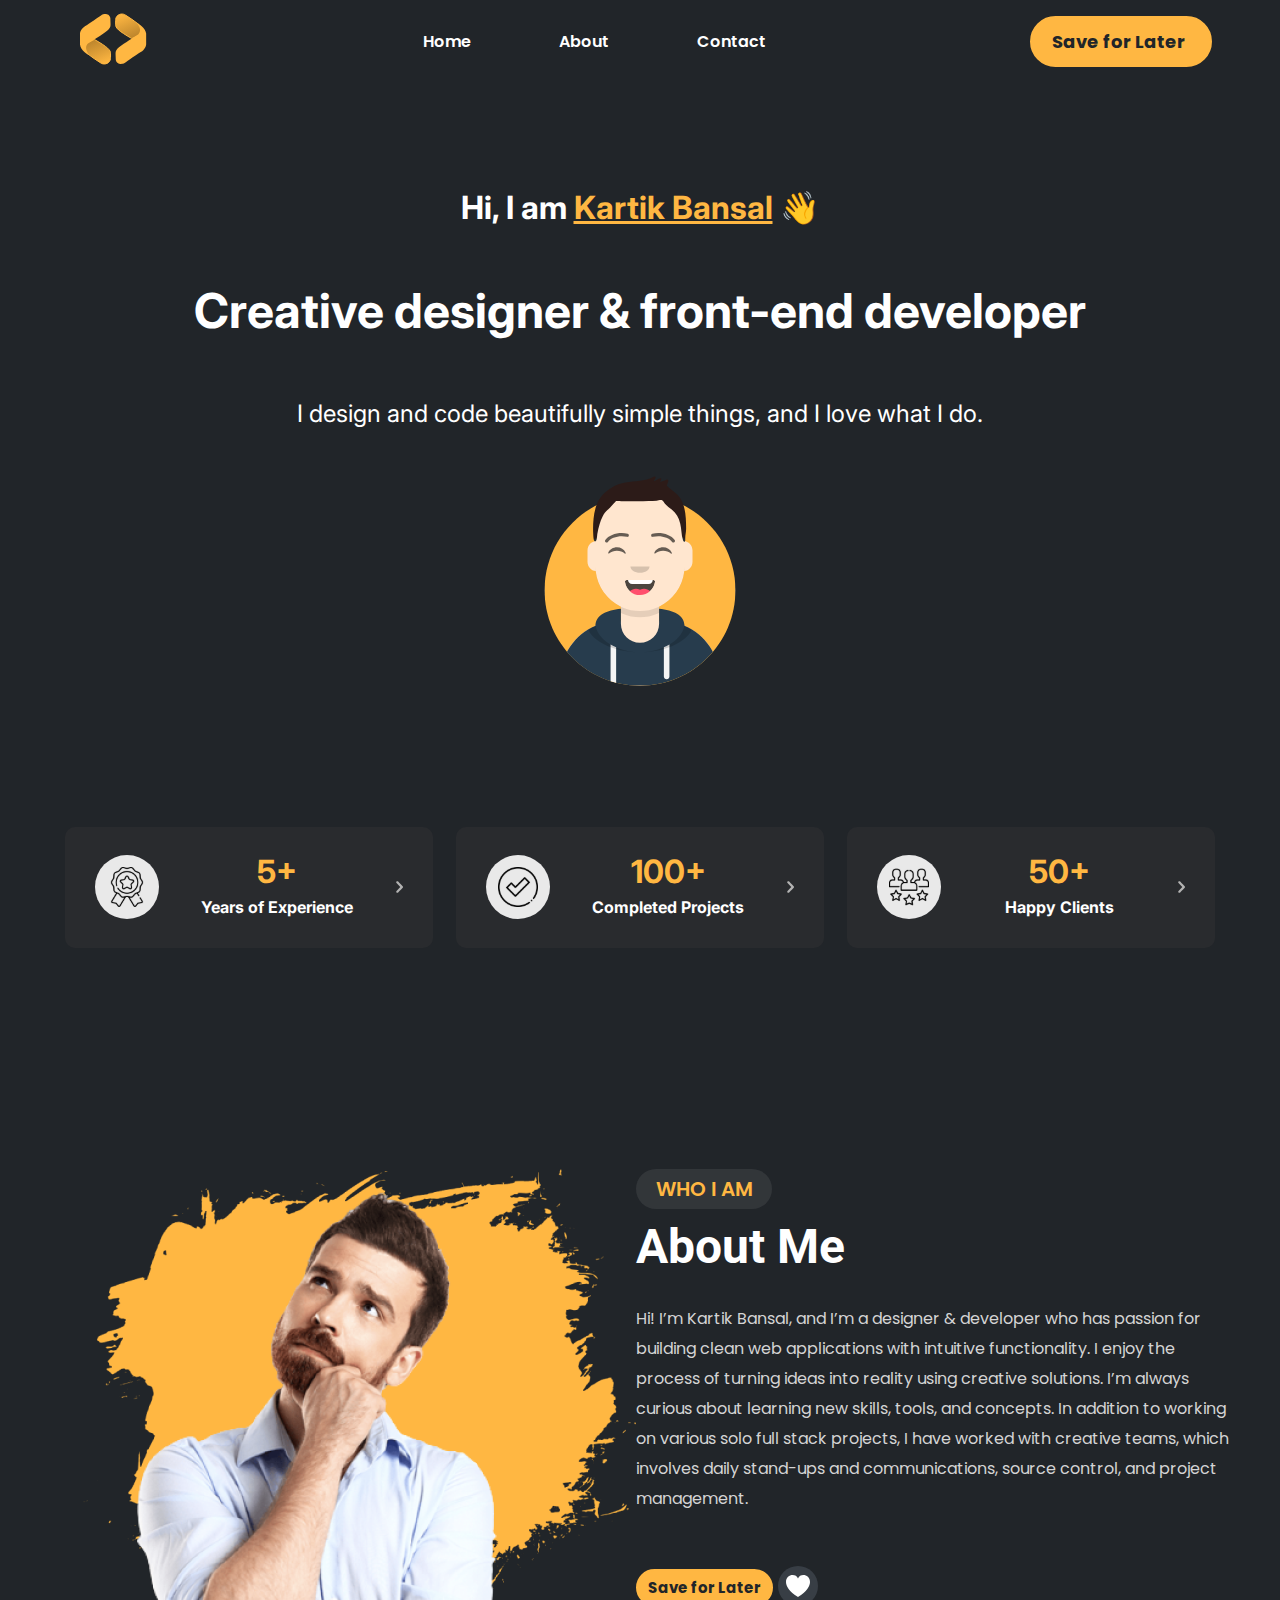
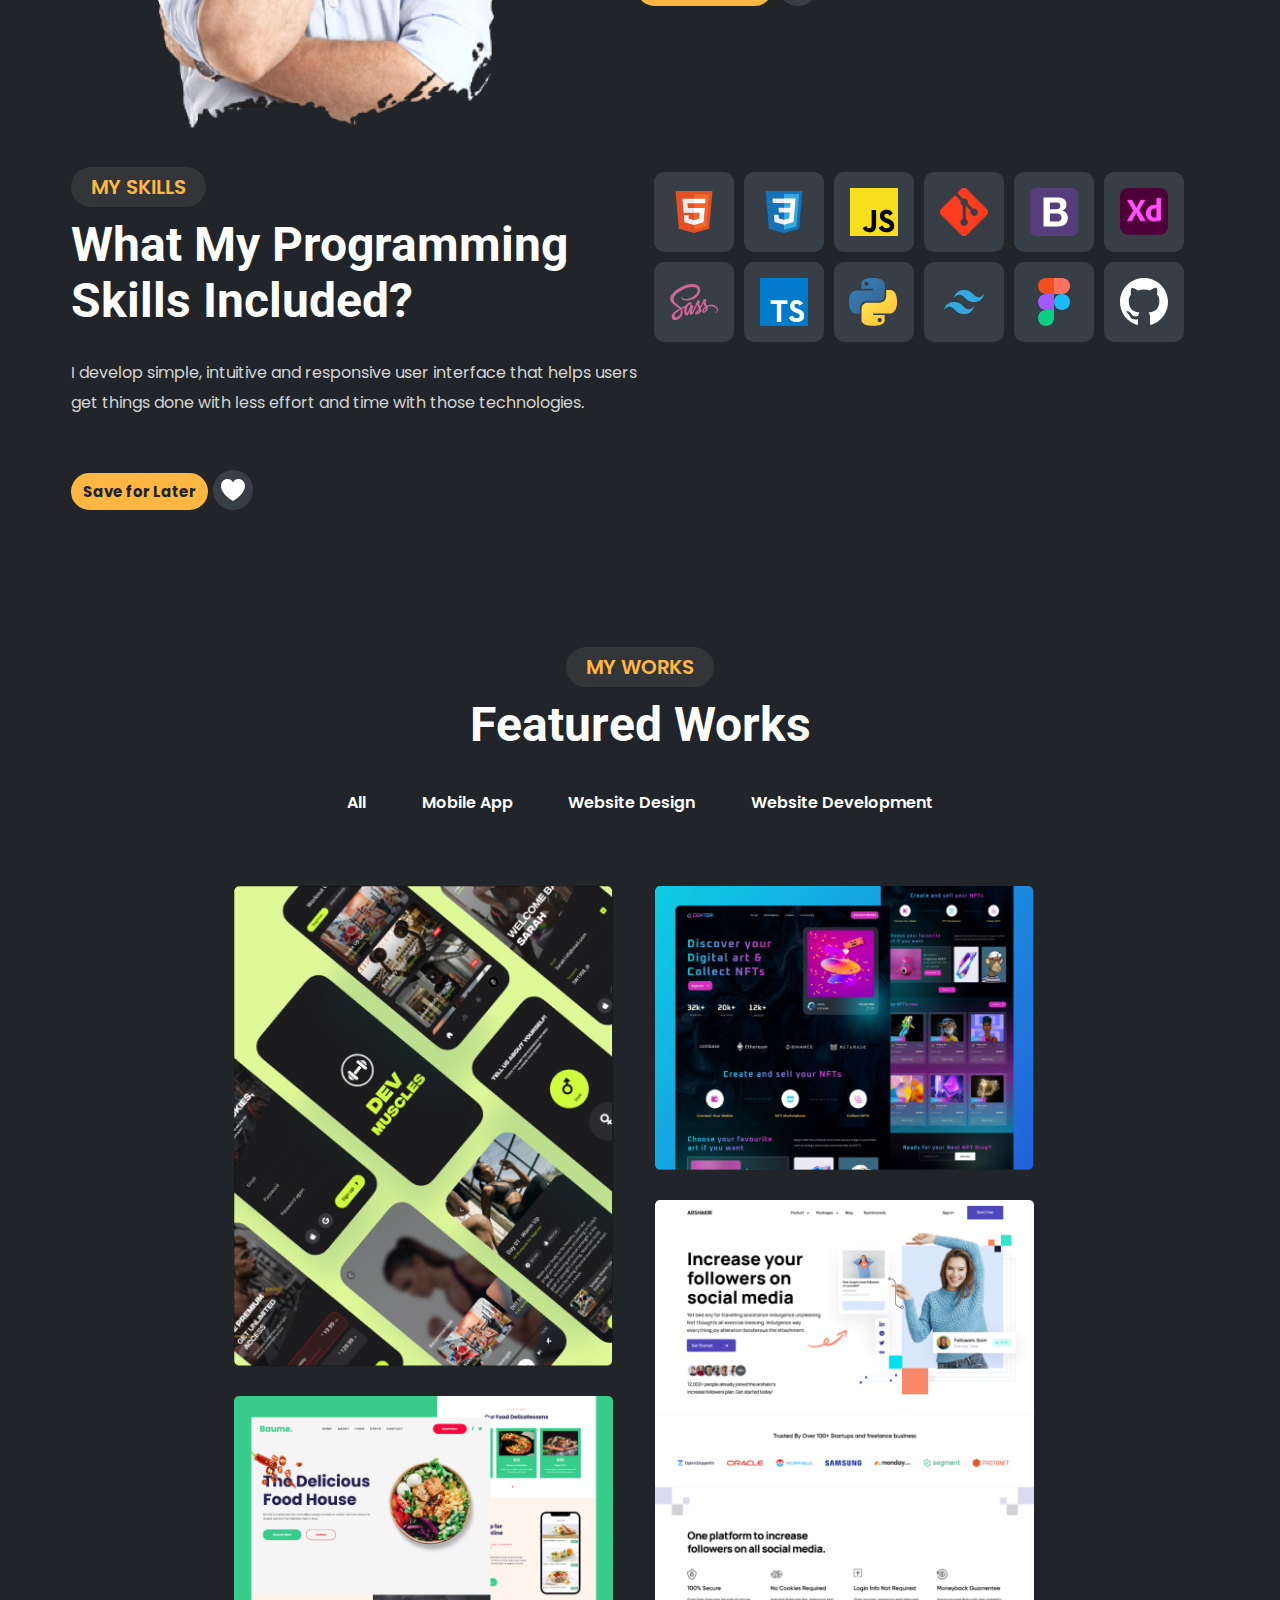
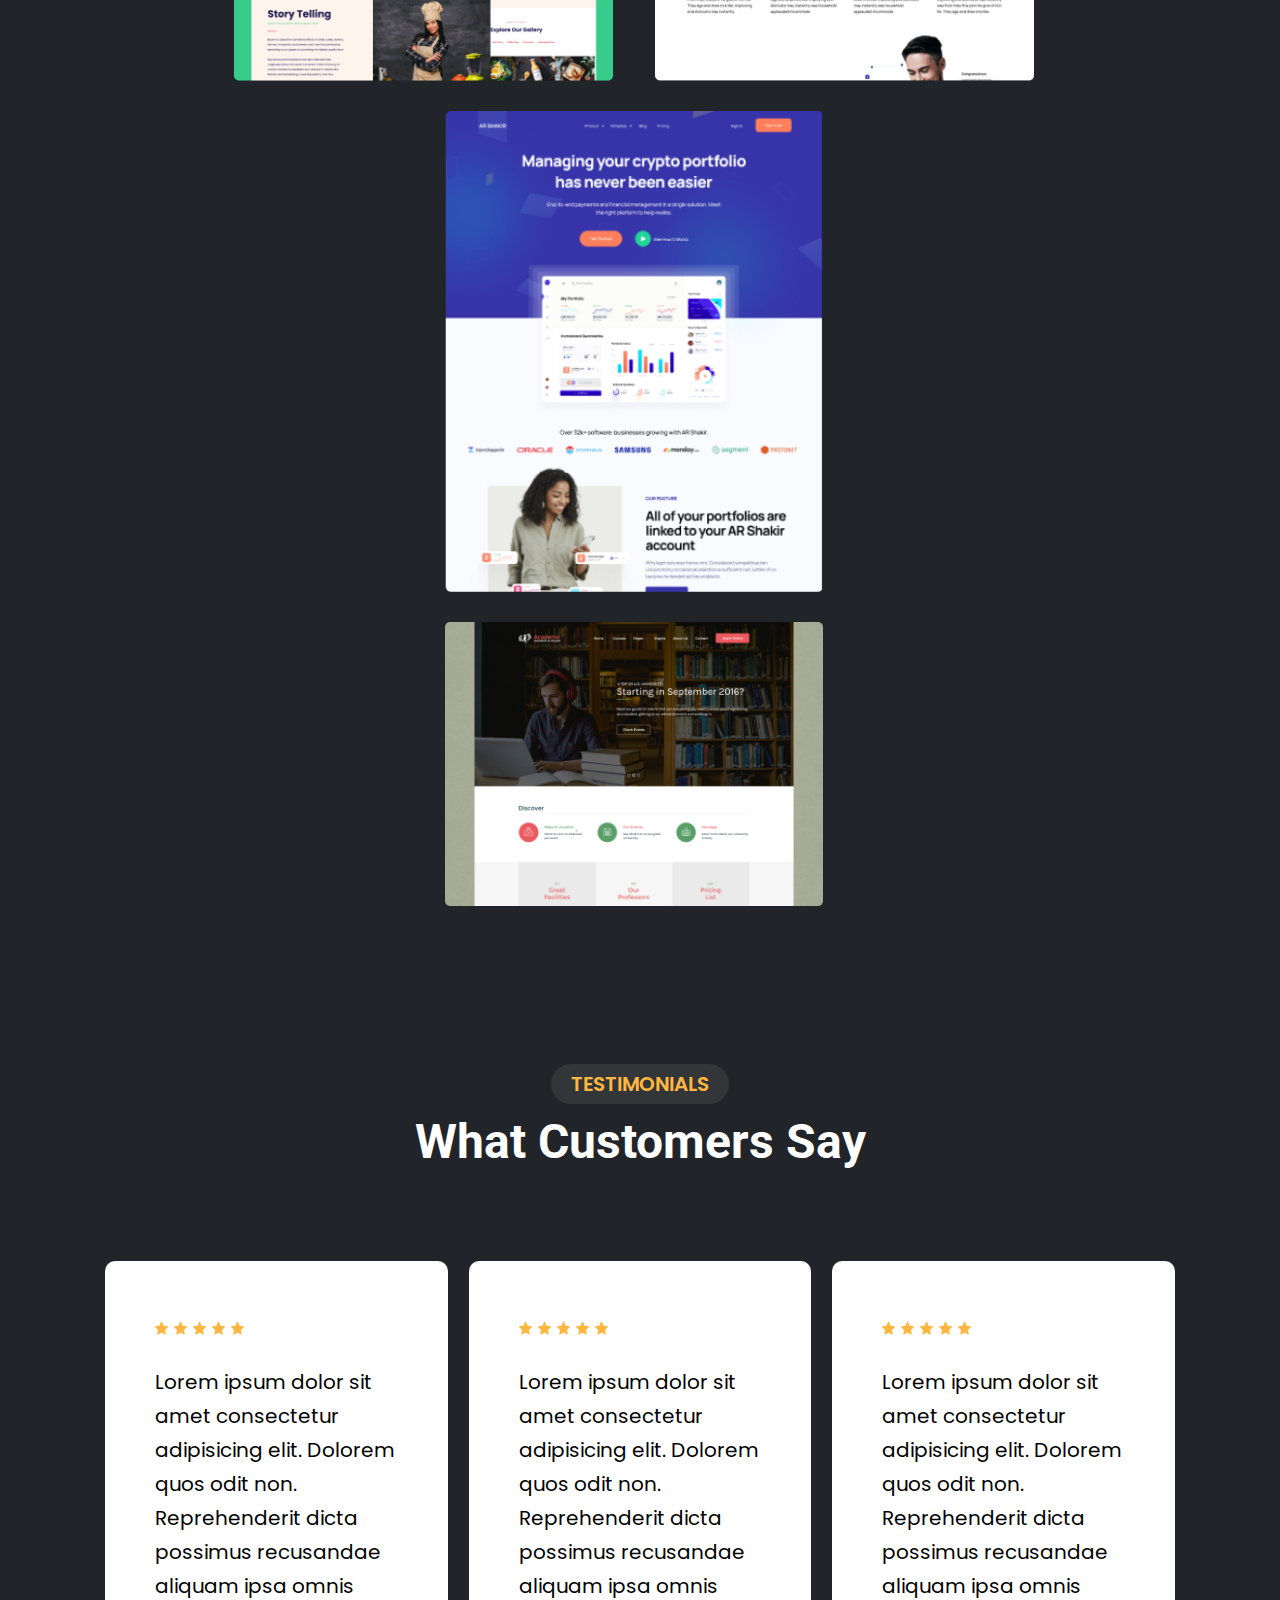
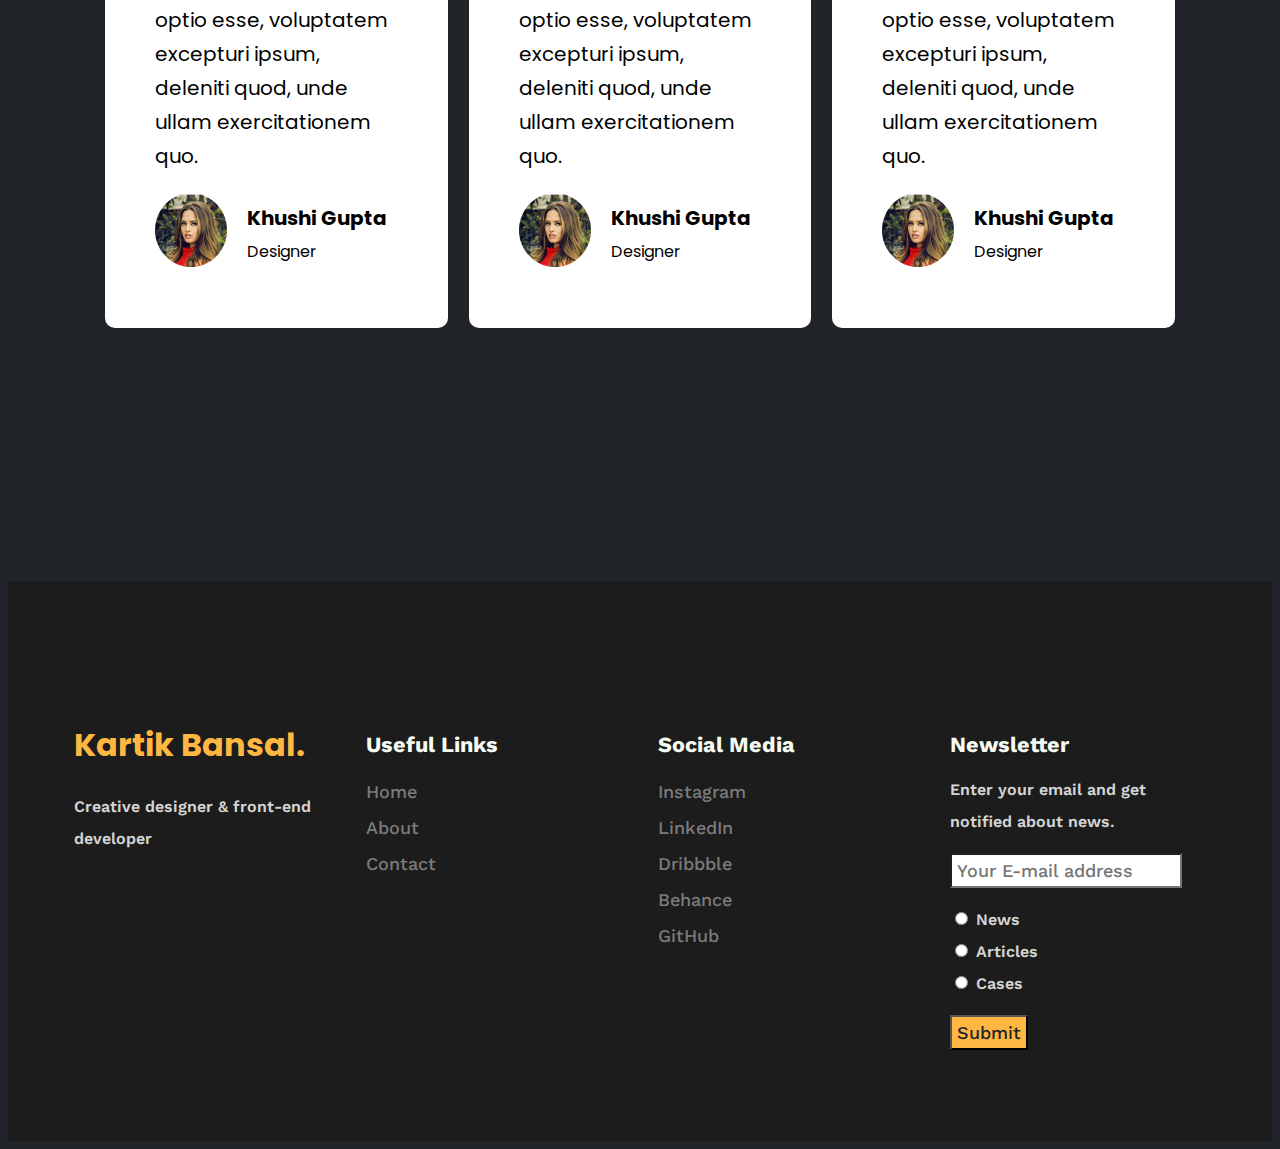
<file: index.html>
<!-- Web Developer Portfolio  HTML file -->
<!-- INDEX PAGE -->

<!DOCTYPE html>
<html lang="en">

<!-- this part is not visible for humans  -->

<head>
    <meta charset="UTF-8">
    <meta http-equiv="X-UA-Compatible" content="IE=edge">
    <meta name="viewport" content="width=device-width, initial-scale=1.0">
    <title>Creative designer & front-end developer</title>
    <!-- google fonts link -->
    <link
        href="https://fonts.googleapis.com/css2?family=Inter:wght@400;700&family=Poppins:wght@400;600;700&family=Roboto:wght@700&family=Work+Sans:wght@500;600;700&display=swap"
        rel="stylesheet">
    <!-- link to an external css file -->
    <link rel="stylesheet" href="./css/style.css">

</head>

<!-- this part is visible for humans  -->

<body onload="displayCount()">
    <!-- header block -->
    <header>
        <div class="header">
            <a href="./index.html">
                <img src="./img/logo.svg" alt="logo">
            </a>
            <div class="menu">
                <a href="./index.html">
                    <div>Home</div>
                </a>
                <a href="./pages/about.html">
                    <div>About</div>
                </a>
                <!-- <a href="#">
                    <div>Skills</div>
                </a> -->
                <!-- <a href="#">
                    <div>Portfolio</div>
                </a> -->
                <a href="./pages/contact.html">
                    <div>Contact</div>
                </a>
                <!-- <a href="./pages/save-for-later.html">
                    <div>Save<span id="d-letter"></span> for Later <span id="saved-count"></span></div>
                </a> -->
            </div>
            <a href="./pages/save-for-later.html">
                <div id="header-saveBtn">Save<span id="d-letter"></span> for Later <span id="saved-count"></span></div>
            </a>
        </div>
    </header>

    <!-- heading block -->
    <section>
        <section>
            <div class="h2">
                <h2>Hi, I am <span>Kartik Bansal</span> 👋</h2>
                <h1>Creative designer & front-end developer</h1>
                <h3>I design and code beautifully simple things, and I love what I do.</h3>
                <img src="./img/avatar.svg" alt="avatar">
            </div>
        </section>
        <!-- cards block -->
        <section>
            <div class="cards">
                <div class="card">
                    <img src="./img/img1.svg" alt="img1">
                    <div class="card-content">
                        <div>5+</div>
                        <div>Years of Experience</div>
                    </div>
                    <img src="./img/arrow.svg" alt="svg">
                </div>
                <div class="card">
                    <img src="./img/img2.svg" alt="img1">
                    <div class="card-content">
                        <div>100+</div>
                        <div>Completed Projects</div>
                    </div>
                    <img src="./img/arrow.svg" alt="svg">
                </div>
                <div class="card">
                    <img src="./img/img3.svg" alt="img1">
                    <div class="card-content">
                        <div>50+</div>
                        <div>Happy Clients</div>
                    </div>
                    <img src="./img/arrow.svg" alt="svg">
                </div>
            </div>
        </section>
        <!-- about block -->
        <section>
            <div class="about">
                <img src="./img/KartikBansal.png" alt="Kartik Bansal">
                <div class="text">
                    <div class="section-heading-btn">Who I am</div>
                    <div class="section-heading">About Me</div>
                    <div class="section-text">Hi! I’m Kartik Bansal, and I’m a designer & developer who has passion for
                        building clean web
                        applications with intuitive functionality. I enjoy the process of turning ideas into reality
                        using
                        creative solutions. I’m always curious about learning new skills, tools, and concepts. In
                        addition
                        to
                        working on various solo full stack projects, I have worked with creative teams, which involves
                        daily
                        stand-ups and communications, source control, and project management.
                    </div>
                    <!-- save for later and like block -->
                    <div class="save-block">
                        <button class="save-btn">Save for Later</button>
                        <div class="like-btn-background">
                            <svg class="like-btn" xmlns="http://www.w3.org/2000/svg" width="24" height="24"
                                viewBox="0 0 24 24">
                                <path
                                    d="M12 4.435c-1.989-5.399-12-4.597-12 3.568 0 4.068 3.06 9.481 12 14.997 8.94-5.516 12-10.929 12-14.997 0-8.118-10-8.999-12-3.568z" />
                            </svg>
                        </div>
                    </div>

                </div>
            </div>
        </section>
        <!-- skills block -->
        <section>
            <div class="skills">
                <div class="text">
                    <div class="section-heading-btn">MY skills</div>
                    <div class="section-heading">What My Programming
                        Skills Included?</div>
                    <div class="section-text">I develop simple, intuitive and responsive user interface that helps users
                        get
                        things done with less
                        effort and time with those technologies.</div>
                    <!-- save for later and like block -->
                    <div class="save-block">
                        <button class="save-btn">Save for Later</button>
                        <div class="like-btn-background">
                            <svg class="like-btn" xmlns="http://www.w3.org/2000/svg" width="24" height="24"
                                viewBox="0 0 24 24">
                                <path
                                    d="M12 4.435c-1.989-5.399-12-4.597-12 3.568 0 4.068 3.06 9.481 12 14.997 8.94-5.516 12-10.929 12-14.997 0-8.118-10-8.999-12-3.568z" />
                            </svg>
                        </div>
                    </div>
                </div>
                <!-- skills icons block-->
                <div class="icons">
                    <div><img src="./img/icon1.svg" alt="icon1"></div>
                    <div><img src="./img/icon2.svg" alt="icon2"></div>
                    <div><img src="./img/icon3.svg" alt="icon3"></div>
                    <div><img src="./img/icon4.svg" alt="icon4"></div>
                    <div><img src="./img/icon5.svg" alt="icon5"></div>
                    <div><img src="./img/icon6.svg" alt="icon6"></div>
                    <div><img src="./img/icon7.svg" alt="icon7"></div>
                    <div><img src="./img/icon8.svg" alt="icon8"></div>
                    <div><img src="./img/icon9.svg" alt="icon9"></div>
                    <div><img src="./img/icon10.svg" alt="icon10"></div>
                    <div><img src="./img/icon11.svg" alt="icon11"></div>
                    <div><img src="./img/icon12.svg" alt="icon12"></div>
                </div>
            </div>
        </section>

        <!-- works block -->
        <section>
            <div class="works">
                <div class="section-heading-btn">my works</div>
                <div class="section-heading">Featured Works</div>
                <div class="works-menu">
                    <div>All</div>
                    <div>Mobile App</div>
                    <div>Website Design</div>
                    <div>Website Development</div>
                </div>
                <!-- works thumbs block -->
                <div class="works-thumbs">
                    <div>
                        <img src="./img/Work1.png" alt="Work1">
                        <img src="./img/Work2.png" alt="Work2">
                    </div>
                    <div>
                        <img src="./img/Work3.png" alt="Work3">
                        <img src="./img/Work4.png" alt="Work4">
                    </div>
                    <div>
                        <img src="./img/Work5.png" alt="Work5">
                        <img src="./img/Work6.png" alt="Work6">
                    </div>
                </div>
            </div>
        </section>
        <!-- testimonials block -->
        <section>
            <div class="testimonials">
                <div class="section-heading-btn">testimonials</div>
                <div class="section-heading">What Customers Say</div>
                <div class="client-cards">
                    <!-- testimonials block card -->
                    <div class="client-card">
                        <div>
                            <img src="./img/star.png" alt="star">
                            <img src="./img/star.png" alt="star">
                            <img src="./img/star.png" alt="star">
                            <img src="./img/star.png" alt="star">
                            <img src="./img/star.png" alt="star">
                        </div>
                        <p>
                            Lorem ipsum dolor sit amet consectetur adipisicing elit. Dolorem quos odit non.
                            Reprehenderit
                            dicta
                            possimus recusandae aliquam ipsa omnis optio esse, voluptatem excepturi ipsum, deleniti
                            quod,
                            unde
                            ullam exercitationem quo.
                        </p>
                        <div class="testimomials-card-block">
                            <div><img src="./img/33.png" alt=""></div>
                            <div>
                                <h4>Khushi Gupta</h4>
                                <p>Designer</p>
                            </div>
                        </div>
                    </div>
                    <!-- testimonials block card -->
                    <div class="client-card">
                        <div>
                            <img src="./img/star.png" alt="star">
                            <img src="./img/star.png" alt="star">
                            <img src="./img/star.png" alt="star">
                            <img src="./img/star.png" alt="star">
                            <img src="./img/star.png" alt="star">
                        </div>
                        <p>
                            Lorem ipsum dolor sit amet consectetur adipisicing elit. Dolorem quos odit non.
                            Reprehenderit
                            dicta
                            possimus recusandae aliquam ipsa omnis optio esse, voluptatem excepturi ipsum, deleniti
                            quod,
                            unde
                            ullam exercitationem quo.
                        </p>
                        <div class="testimomials-card-block">
                            <div><img src="./img/33.png" alt=""></div>
                            <div>
                                <h4>Khushi Gupta</h4>
                                <p>Designer</p>
                            </div>
                        </div>
                    </div>
                    <!-- testimonials block card -->
                    <div class="client-card">
                        <div>
                            <img src="./img/star.png" alt="star">
                            <img src="./img/star.png" alt="star">
                            <img src="./img/star.png" alt="star">
                            <img src="./img/star.png" alt="star">
                            <img src="./img/star.png" alt="star">
                        </div>
                        <p>
                            Lorem ipsum dolor sit amet consectetur adipisicing elit. Dolorem quos odit non.
                            Reprehenderit
                            dicta
                            possimus recusandae aliquam ipsa omnis optio esse, voluptatem excepturi ipsum, deleniti
                            quod,
                            unde
                            ullam exercitationem quo.
                        </p>
                        <div class="testimomials-card-block">
                            <div><img src="./img/33.png" alt=""></div>
                            <div>
                                <h4>Khushi Gupta</h4>
                                <p>Designer</p>
                            </div>
                        </div>
                    </div>

                </div>
            </div>
        </section>
    </section>
    <!-- footer block -->
    <footer>
        <div class="bottom">
            <div>
                <div>Kartik Bansal.</div>
                <h4>Creative designer & front-end developer</h4>
            </div>
            <div>
                <h3>Useful Links</h3>
                <ul>
                    <li>
                        <a href="./index.html">
                            <p>Home</p>
                        </a>
                    </li>
                    <li>
                        <a href="./pages/about.html">
                            <p>About</p>
                        </a>
                    </li>
                    <li>
                        <!-- <a href="http://">
                            <p>Skills</p>
                        </a> -->
                    </li>
                    <li>
                        <!-- <a href="http://">
                            <p>Portfolio</p>
                        </a> -->
                    </li>
                    <li>
                        <a href="./pages/contact.html">
                            <p>Contact</p>
                        </a>
                    </li>
                </ul>
            </div>
            <div>
                <h3>Social Media</h3>
                <ul>
                    <li>
                        <a href="https://www.instagram.com" target="_blank">
                            <p>Instagram</p>
                        </a>
                    </li>
                    <li>
                        <a href="https://www.linkedin.com/" target="_blank">
                            <p>LinkedIn</p>
                        </a>
                    </li>
                    <li>
                        <a href="https://dribbble.com/" target="_blank">
                            <p>Dribbble</p>
                        </a>
                    </li>
                    <li>
                        <a href="https://www.behance.net/" target="_blank">
                            <p>Behance</p>
                        </a>
                    </li>
                    <li>
                        <a href="https://github.com/" target="_blank">
                            <p>GitHub</p>
                        </a>
                    </li>
                </ul>
            </div>
            <div>
                <!-- newsletter submition block -->
                <h3>Newsletter</h3>
                <h4>Enter your email and get notified about news.</h4>
                <div>
                    <label for="email"></label>
                    <input type="email" id="email" placeholder="Your E-mail address">
                </div>
                <form>
                    <input type="radio" id="news" name="newsletter" value="News">
                    <label for="news">News</label><br>
                    <input type="radio" id="articles" name="newsletter" value="Articles">
                    <label for="css">Articles</label><br>
                    <input type="radio" id="cases" name="newsletter" value="Cases">
                    <label for="caseStudies">Cases</label>
                </form>
                <div class="btn">
                    <button class="submit" value="Submit">Submit</button>
                </div>
            </div>
        </div>
    </footer>
    <script type='text/javascript' src='./script/script.js'></script>
</body>

</html>
</file>
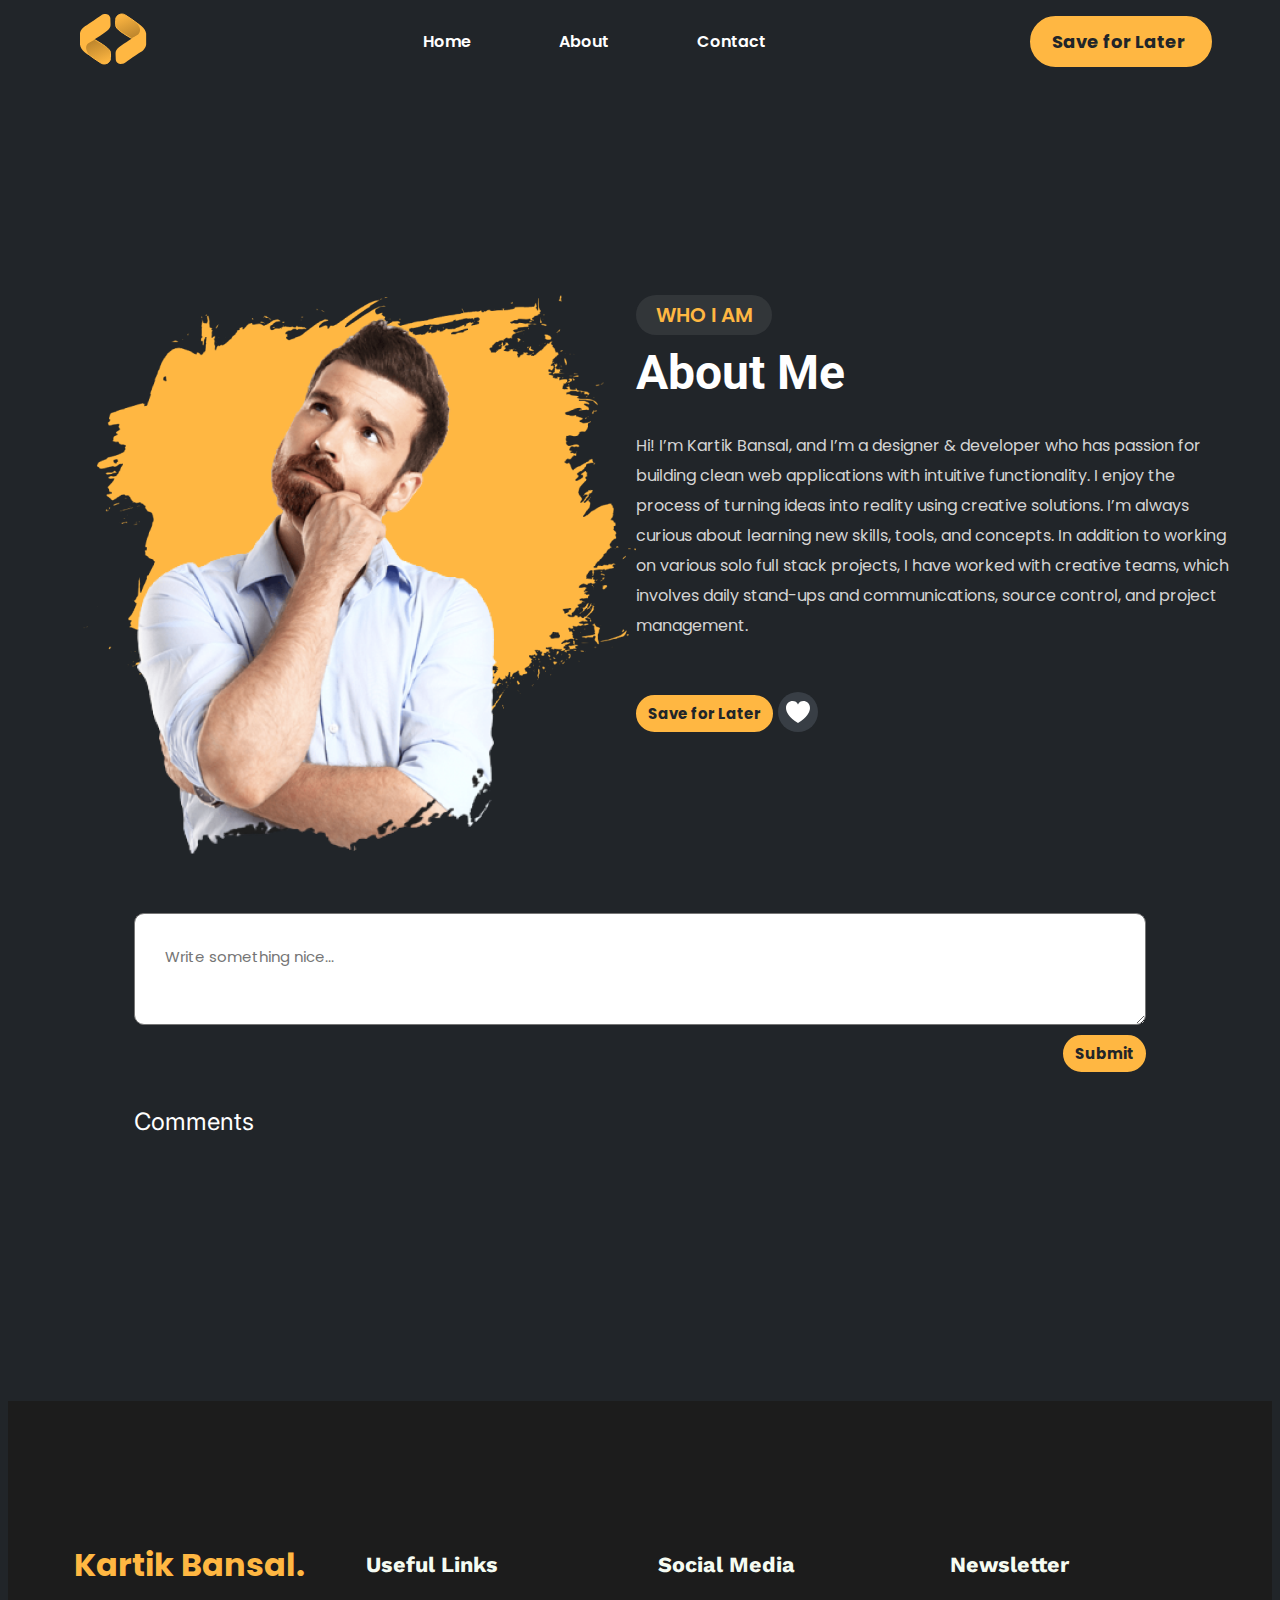
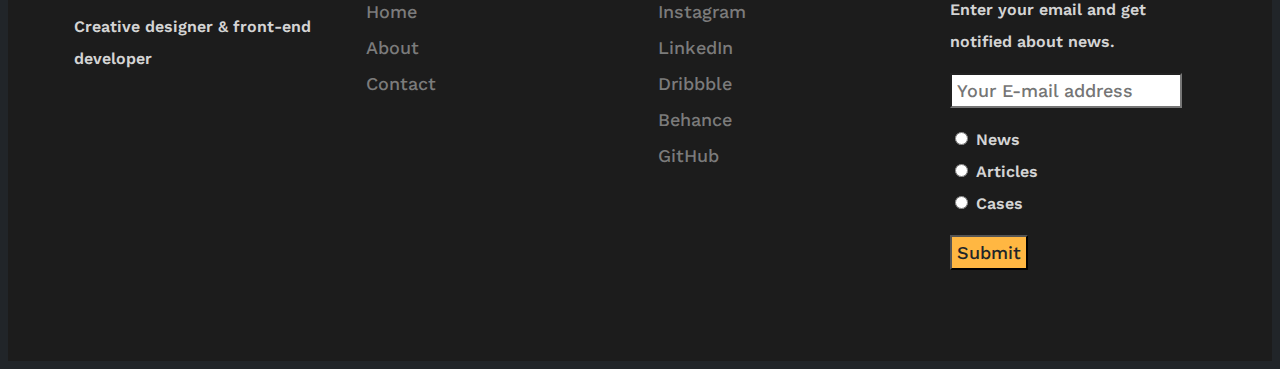
<file: pages/about.html>
<!-- Web Developer Portfolio  HTML file -->
<!-- ABOUT PAGE -->

<!DOCTYPE html>
<html lang="en">

<!-- this part is not visible for humans  -->

<head>
    <meta charset="UTF-8">
    <meta http-equiv="X-UA-Compatible" content="IE=edge">
    <meta name="viewport" content="width=device-width, initial-scale=1.0">
    <!-- google fonts link -->
    <link
        href="https://fonts.googleapis.com/css2?family=Inter:wght@400;700&family=Poppins:wght@400;600;700&family=Roboto:wght@700&family=Work+Sans:wght@500;600;700&display=swap"
        rel="stylesheet">
    <!-- link to an external css file -->
    <link rel="stylesheet" href="../css/style.css">
    <title>About</title>
</head>

<!-- this part is visible for humans  -->

<body onload="displayComments()">
    <!-- header block -->
    <header>
        <div class="header">
            <a href="./index.html">
                <img src="../img/logo.svg" alt="logo">
            </a>
            <div class="menu">
                <a href="../index.html">
                    <div>Home</div>
                </a>
                <a href="../pages/about.html">
                    <div>About</div>
                </a>
                <!-- <a href="#">
                    <div>Skills</div>
                </a> -->
                <!-- <a href="#">
                    <div>Portfolio</div>
                </a> -->
                <a href="../pages/contact.html">
                    <div>Contact</div>
                </a>
            </div>
            <a href="../pages/save-for-later.html">
                <div id="header-saveBtn">Save<span id="d-letter"></span> for Later <span id="saved-count"></span></div>
            </a>
        </div>
    </header>
    <!-- about block -->
    <section>
        <div class="about">
            <img src="../img/KartikBansal.png" alt="Kartik Bansal">
            <div class="text">
                <div class="section-heading-btn">Who I am</div>
                <div class="section-heading">About Me</div>
                <div class="section-text">Hi! I’m Kartik Bansal, and I’m a designer & developer who has passion for
                    building clean web
                    applications with intuitive functionality. I enjoy the process of turning ideas into reality using
                    creative solutions. I’m always curious about learning new skills, tools, and concepts. In addition
                    to
                    working on various solo full stack projects, I have worked with creative teams, which involves daily
                    stand-ups and communications, source control, and project management.</div>
                <!-- save for later and like block -->
                <div class="save-block">
                    <button class="save-btn">Save for Later</button>
                    <div class="like-btn-background">
                        <svg class="like-btn" xmlns="http://www.w3.org/2000/svg" width="24" height="24"
                            viewBox="0 0 24 24">
                            <path
                                d="M12 4.435c-1.989-5.399-12-4.597-12 3.568 0 4.068 3.06 9.481 12 14.997 8.94-5.516 12-10.929 12-14.997 0-8.118-10-8.999-12-3.568z" />
                        </svg>
                    </div>
                </div>
            </div>
        </div>
    </section>
    <section>
        <div class="container-comments">
            <div class="add-comment-block">
                <textarea class="comments-card" name="" id="commentTextarea" cols="" rows=""
                    placeholder="Write something nice..."></textarea>
                <button id="submit-comment-btn" onclick="addComment()">Submit</button>
            </div>
            <h3>Comments</h3>
            <div id="comments-list">
            </div>
        </div>
    </section>
    <!-- footer block -->
    <footer>
        <div class="bottom">
            <div>
                <div>Kartik Bansal.</div>
                <h4>Creative designer & front-end developer</h4>
            </div>
            <div>
                <h3>Useful Links</h3>
                <ul>
                    <li>
                        <a href="../index.html">
                            <p>Home</p>
                        </a>
                    </li>
                    <li>
                        <a href="../pages/about.html">
                            <p>About</p>
                        </a>
                    </li>
                    <li>
                        <!-- <a href="http://">
                            <p>Skills</p>
                        </a> -->
                    </li>
                    <li>
                        <!-- <a href="http://">
                            <p>Portfolio</p>
                        </a> -->
                    </li>
                    <li>
                        <a href="../pages/contact.html">
                            <p>Contact</p>
                        </a>
                    </li>
                </ul>
            </div>
            <div>
                <h3>Social Media</h3>
                <ul>
                    <li>
                        <a href="https://www.instagram.com" target="_blank">
                            <p>Instagram</p>
                        </a>
                    </li>
                    <li>
                        <a href="https://www.linkedin.com/" target="_blank">
                            <p>LinkedIn</p>
                        </a>
                    </li>
                    <li>
                        <a href="https://dribbble.com/" target="_blank">
                            <p>Dribbble</p>
                        </a>
                    </li>
                    <li>
                        <a href="https://www.behance.net/" target="_blank">
                            <p>Behance</p>
                        </a>
                    </li>
                    <li>
                        <a href="https://github.com/" target="_blank">
                            <p>GitHub</p>
                        </a>
                    </li>
                </ul>
            </div>
            <div>
                <h3>Newsletter</h3>
                <h4>Enter your email and get notified about news.</h4>
                <div>
                    <label for="email"></label>
                    <input type="email" id="email" placeholder="Your E-mail address">
                </div>
                <form>
                    <input type="radio" id="news" name="newsletter" value="News">
                    <label for="news">News</label><br>
                    <input type="radio" id="articles" name="newsletter" value="Articles">
                    <label for="css">Articles</label><br>
                    <input type="radio" id="cases" name="newsletter" value="Cases">
                    <label for="caseStudies">Cases</label>
                </form>
                <div class="btn">
                    <button class="submit" value="Submit">Submit</button>
                </div>
            </div>
        </div>
    </footer>
    <script type='text/javascript' src='../script/script.js'></script>
</body>

</html>
</file>
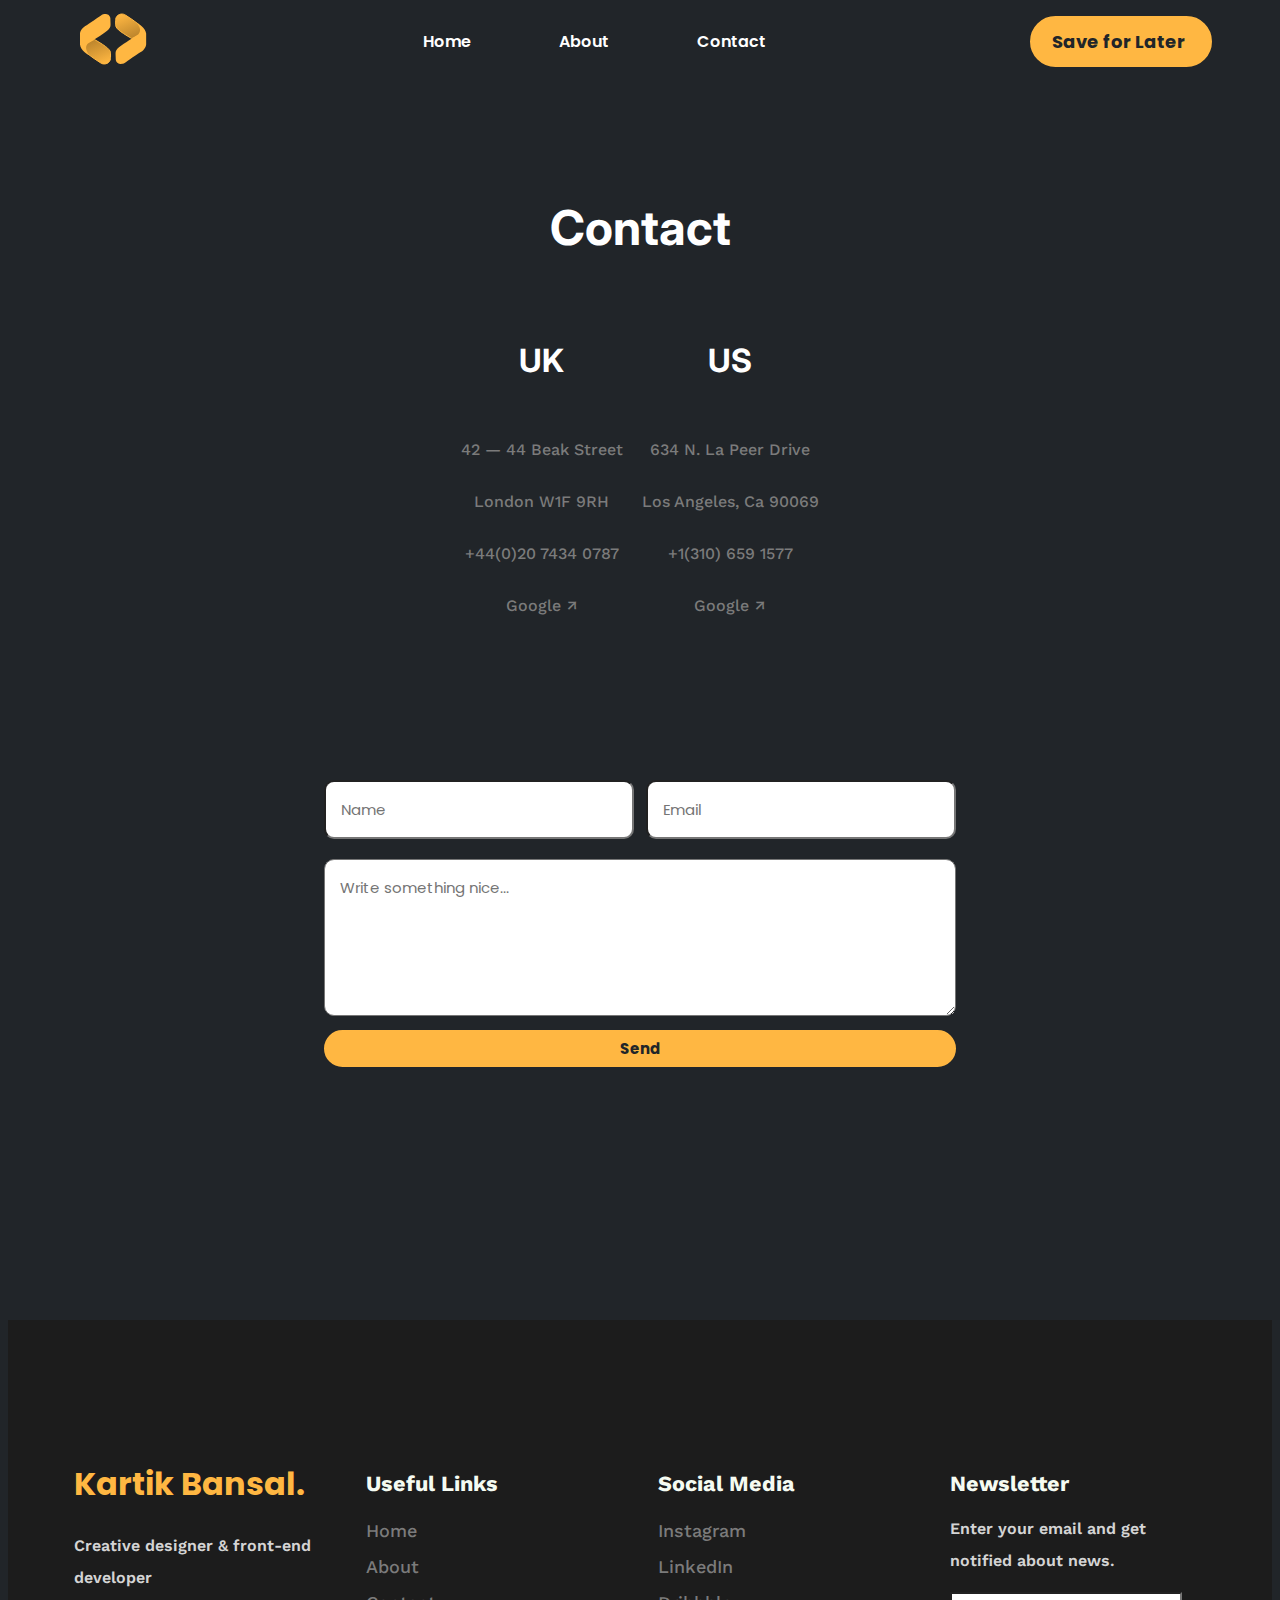
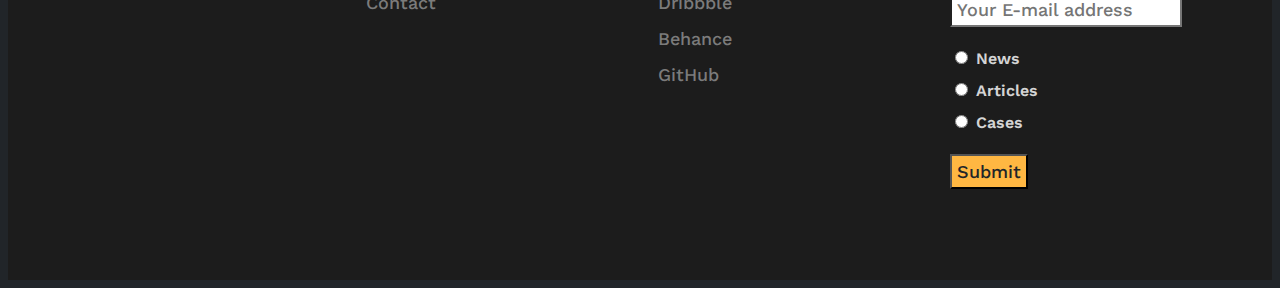
<file: pages/contact.html>
<!-- Web Developer Portfolio  HTML file -->
<!-- CONTACT PAGE -->

<!DOCTYPE html>
<html lang="en">

<!-- this part is not visible for humans  -->

<head>
    <meta charset="UTF-8">
    <meta http-equiv="X-UA-Compatible" content="IE=edge">
    <meta name="viewport" content="width=device-width, initial-scale=1.0">
    <!-- google fonts link -->
    <link
        href="https://fonts.googleapis.com/css2?family=Inter:wght@400;700&family=Poppins:wght@400;600;700&family=Roboto:wght@700&family=Work+Sans:wght@500;600;700&display=swap"
        rel="stylesheet">
    <!-- link to an external css file -->
    <link rel="stylesheet" href="../css/style.css">
    <title>Contact</title>
</head>

<!-- this part is visible for humans  -->

<body onload="displayCount()">
    <!-- header block -->
    <header>
        <div class="header">
            <a href="./index.html">
                <img src="../img/logo.svg" alt="logo">
            </a>
            <div class="menu">
                <a href="../index.html">
                    <div>Home</div>
                </a>
                <a href="../pages/about.html">
                    <div>About</div>
                </a>
                <!-- <a href="#">
                    <div>Skills</div>
                </a> -->
                <!-- <a href="#">
                    <div>Portfolio</div>
                </a> -->
                <a href="../pages/contact.html">
                    <div>Contact</div>
                </a>
            </div>
            <a href="../pages/save-for-later.html">
                <div id="header-saveBtn">Save<span id="d-letter"></span> for Later <span id="saved-count"></span></div>
            </a>
        </div>
    </header>
    <section>
        <div class="h2">
            <h1>Contact</h1>
            <table>
                <tr>
                    <th>
                        <h2>UK</h2>
                    </th>
                    <th>
                        <h2>US</h2>
                    </th>
                </tr>
                <tr>
                    <td>
                        <p>42 — 44 Beak Street</p>
                        <p>London W1F 9RH</p>
                        <p>+44(0)20 7434 0787</p>
                        <p>Google ↗</p>
                    </td>
                    <td>
                        <p>634 N. La Peer Drive</p>
                        <p>Los Angeles, Ca 90069</p>
                        <p>+1(310) 659 1577</p>
                        <p>Google ↗</p>
                    </td>
                </tr>
            </table>
        </div>
    </section>
    <!-- contact form -->
    <section>
        <div class="container-contact-form">
            <div class="contact-form-row">
                <input type="text" name="" id="contactName" class="contact-input-form" placeholder="Name">
                <input type="email" name="" id="contactEmail" class="contact-input-form" placeholder="Email">
            </div>
            <textarea class="contact-textarea" name="" id="contactTextarea" cols="" rows="5"
                placeholder="Write something nice..."></textarea>
            <button id="submit-contact-btn" onclick="sendMessage()">Send</button>
        </div>
    </section>
    <!-- footer block -->
    <footer>
        <div class="bottom">
            <div>
                <div>Kartik Bansal.</div>
                <h4>Creative designer & front-end developer</h4>
            </div>
            <div>
                <h3>Useful Links</h3>
                <ul>
                    <li>
                        <a href="../index.html">
                            <p>Home</p>
                        </a>
                    </li>
                    <li>
                        <a href="../pages/about.html">
                            <p>About</p>
                        </a>
                    </li>
                    <li>
                        <!-- <a href="http://">
                            <p>Skills</p>
                        </a> -->
                    </li>
                    <li>
                        <!-- <a href="http://">
                            <p>Portfolio</p>
                        </a> -->
                    </li>
                    <li>
                        <a href="../pages/contact.html">
                            <p>Contact</p>
                        </a>
                    </li>
                </ul>
            </div>
            <div>
                <h3>Social Media</h3>
                <ul>
                    <li>
                        <a href="https://www.instagram.com" target="_blank">
                            <p>Instagram</p>
                        </a>
                    </li>
                    <li>
                        <a href="https://www.linkedin.com/" target="_blank">
                            <p>LinkedIn</p>
                        </a>
                    </li>
                    <li>
                        <a href="https://dribbble.com/" target="_blank">
                            <p>Dribbble</p>
                        </a>
                    </li>
                    <li>
                        <a href="https://www.behance.net/" target="_blank">
                            <p>Behance</p>
                        </a>
                    </li>
                    <li>
                        <a href="https://github.com/" target="_blank">
                            <p>GitHub</p>
                        </a>
                    </li>
                </ul>
            </div>
            <div>
                <h3>Newsletter</h3>
                <h4>Enter your email and get notified about news.</h4>
                <div>
                    <label for="email"></label>
                    <input type="email" id="email" placeholder="Your E-mail address">
                </div>
                <form>
                    <input type="radio" id="news" name="newsletter" value="News">
                    <label for="news">News</label><br>
                    <input type="radio" id="articles" name="newsletter" value="Articles">
                    <label for="css">Articles</label><br>
                    <input type="radio" id="cases" name="newsletter" value="Cases">
                    <label for="caseStudies">Cases</label>
                </form>
                <div class="btn">
                    <button class="submit" value="Submit">Submit</button>
                </div>
            </div>
        </div>
    </footer>
    <script type='text/javascript' src='../script/script.js'></script>
</body>

</html>
</file>
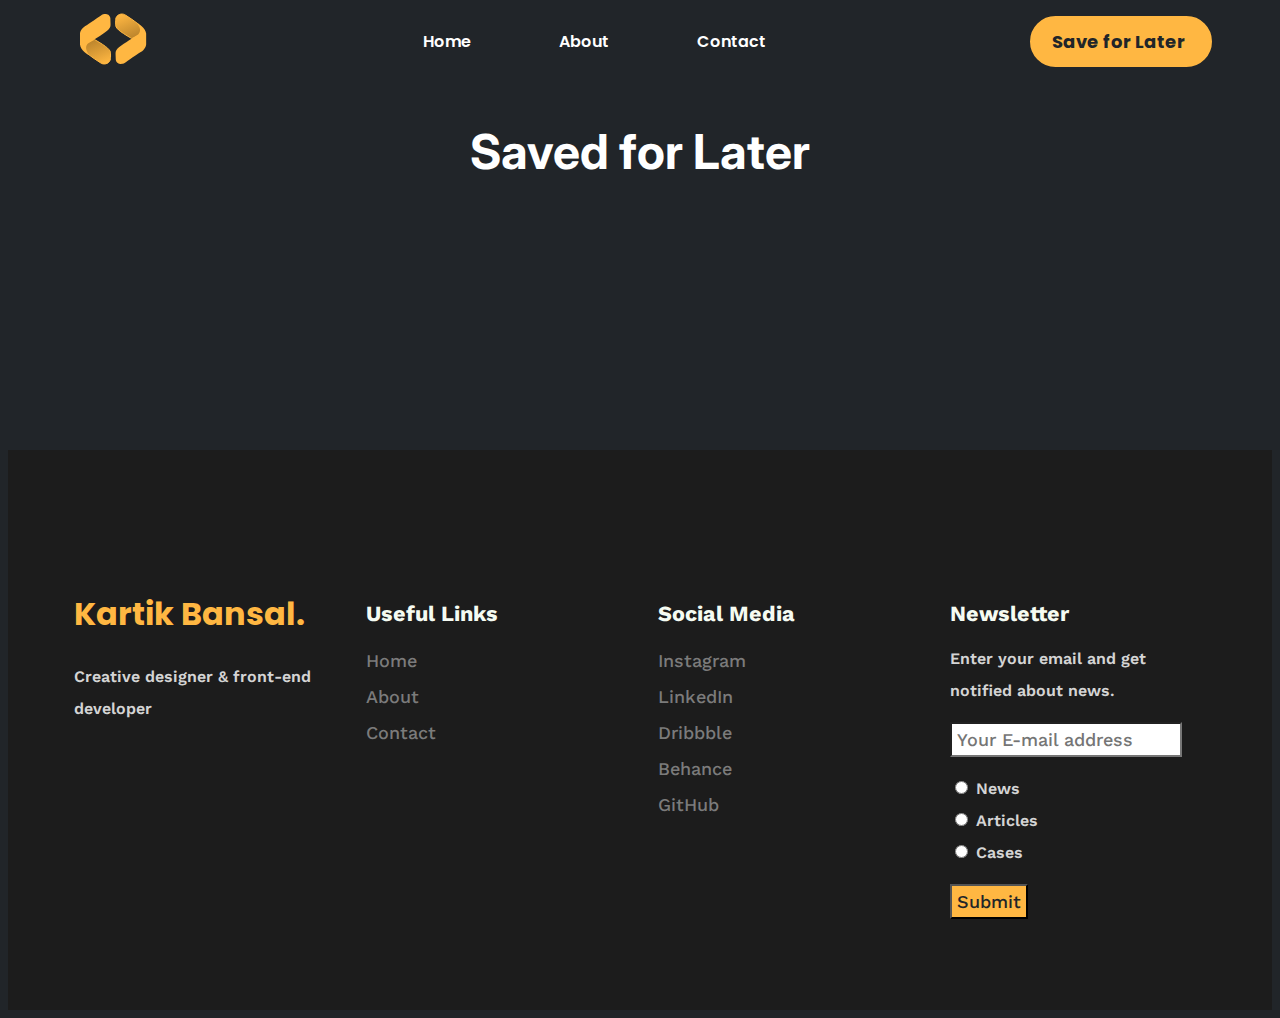
<file: pages/save-for-later.html>
<!-- Web Developer Portfolio  HTML file -->
<!-- ABOUT PAGE -->

<!DOCTYPE html>
<html lang="en">

<!-- this part is not visible for humans  -->

<head>
    <meta charset="UTF-8">
    <meta http-equiv="X-UA-Compatible" content="IE=edge">
    <meta name="viewport" content="width=device-width, initial-scale=1.0">
    <!-- google fonts link -->
    <link
        href="https://fonts.googleapis.com/css2?family=Inter:wght@400;700&family=Poppins:wght@400;600;700&family=Roboto:wght@700&family=Work+Sans:wght@500;600;700&display=swap"
        rel="stylesheet">
    <!-- link to an external css file -->
    <link rel="stylesheet" href="../css/style.css">
    <title>About</title>
</head>

<!-- this part is visible for humans  -->

<body onload="displaySaved()">
    <!-- header block -->
    <header>
        <div class="header">
            <a href="./index.html">
                <img src="../img/logo.svg" alt="logo">
            </a>
            <div class="menu">
                <a href="../index.html">
                    <div>Home</div>
                </a>
                <a href="../pages/about.html">
                    <div>About</div>
                </a>
                <!-- <a href="#">
                    <div>Skills</div>
                </a> -->
                <!-- <a href="#">
                    <div>Portfolio</div>
                </a> -->
                <a href="../pages/contact.html">
                    <div>Contact</div>
                </a>
            </div>
            <a href="../pages/save-for-later.html">
                <div id="header-saveBtn">Save<span id="d-letter"></span> for Later <span id="saved-count"></span></div>
            </a>
        </div>
    </header>
    <!-- Saved for later block -->
    <section>
        <div class="container-saved-for-later">
            <h1>Saved for Later</h1>
            <div id="savedForLaterList">
            </div>
        </div>
    </section>

    <!-- footer block -->
    <footer>
        <div class="bottom">
            <div>
                <div>Kartik Bansal.</div>
                <h4>Creative designer & front-end developer</h4>
            </div>
            <div>
                <h3>Useful Links</h3>
                <ul>
                    <li>
                        <a href="../index.html">
                            <p>Home</p>
                        </a>
                    </li>
                    <li>
                        <a href="../pages/about.html">
                            <p>About</p>
                        </a>
                    </li>
                    <li>
                        <!-- <a href="http://">
                            <p>Skills</p>
                        </a> -->
                    </li>
                    <li>
                        <!-- <a href="http://">
                            <p>Portfolio</p>
                        </a> -->
                    </li>
                    <li>
                        <a href="../pages/contact.html">
                            <p>Contact</p>
                        </a>
                    </li>
                </ul>
            </div>
            <div>
                <h3>Social Media</h3>
                <ul>
                    <li>
                        <a href="https://www.instagram.com" target="_blank">
                            <p>Instagram</p>
                        </a>
                    </li>
                    <li>
                        <a href="https://www.linkedin.com/" target="_blank">
                            <p>LinkedIn</p>
                        </a>
                    </li>
                    <li>
                        <a href="https://dribbble.com/" target="_blank">
                            <p>Dribbble</p>
                        </a>
                    </li>
                    <li>
                        <a href="https://www.behance.net/" target="_blank">
                            <p>Behance</p>
                        </a>
                    </li>
                    <li>
                        <a href="https://github.com/" target="_blank">
                            <p>GitHub</p>
                        </a>
                    </li>
                </ul>
            </div>
            <div>
                <h3>Newsletter</h3>
                <h4>Enter your email and get notified about news.</h4>
                <div>
                    <label for="email"></label>
                    <input type="email" id="email" placeholder="Your E-mail address">
                </div>
                <form>
                    <input type="radio" id="news" name="newsletter" value="News">
                    <label for="news">News</label><br>
                    <input type="radio" id="articles" name="newsletter" value="Articles">
                    <label for="css">Articles</label><br>
                    <input type="radio" id="cases" name="newsletter" value="Cases">
                    <label for="caseStudies">Cases</label>
                </form>
                <div class="btn">
                    <button class="submit" value="Submit">Submit</button>
                </div>
            </div>
        </div>
    </footer>
    <script type='text/javascript' src='../script/script.js'></script>
</body>

</html>
</file>
<file: css/style.css>
/* Web Developer Portfolio CSS file */

:root {
    --color-black: #292B2E;
    --p: 30px;
    --orange: #FFB742;
    --white: #FFFFFF;
}

/* styling of body */
body {
    background: #212529;
}

/* styling of header */
.header {
    width: 100%;
    height: 66px;
    background-color: #212529;
    display: flex;
    align-items: center;
    justify-content: space-between;
    padding: 0 60px;
    box-sizing: border-box;
}

/* styling of header menu */
.menu {
    color: var(--white);
    display: flex;
    justify-content: space-between;
    width: 30%;
    font-family: 'Poppins', sans-serif;
    font-size: 1rem;
    font-weight: 600;
    margin: auto;
}

/* styling of anchor */
a {
    color: var(--white);
    text-decoration: none;
}

/* styling of anchor hover */
a:hover {
    color: var(--orange);
}

/* styling of header Save for Later button */
.header div#header-saveBtn {
    padding: 10px 20px;
    border: 2px solid #FFB742;
    border-radius: 50px;
    font-family: 'Poppins', sans-serif;
    font-size: 18px;
    font-weight: 700;
    background-color: var(--orange);
    color: #212529;
}

/* styling of Save for Later button span */
#saved-count {
    /* display: inline-block;
    border: 1px solid red; */
    border-radius: 50%;
    /* background-color: red; */
    color: white;
    box-sizing: border-box;
    margin-left: 5px;
    font-size: 18px;
}

/* styling of h1 */
h1 {
    font-family: 'Inter', sans-serif;
    color: #FFFFFF;
    font-weight: 700;
    font-size: 48px;
    line-height: 91px;
}

/* styling of h2 */
h2 {
    font-family: 'Inter', sans-serif;
    color: #FFFFFF;
    font-size: 32px;
    font-weight: 700;
    line-height: 51px;
}

/* styling of h3 */
h3 {
    font-family: 'Inter', sans-serif;
    color: #FFFFFF;
    font-weight: 400;
    font-size: 24px;
    line-height: 51px;
}


/* styling of heading block */
.h2 {
    text-align: center;
    margin-top: 108px;
    margin-bottom: 136.27px;
}


/* styling of span in heading block */
.h2>h2 span {
    color: var(--orange);
    text-decoration-line: underline;
}

/* styling of cards block */
.cards {
    display: flex;
    justify-content: space-between;
    width: 91%;
    margin: 0 auto;
    font-family: 'Inter', sans-serif;
    font-weight: 700;
}

/* styling of a card in cards block */
.card {
    width: 32%;
    background-color: #292B2E;
    display: flex;
    justify-content: space-between;
    align-items: center;
    padding: calc(var(--p) - 5px) var(--p);
    border-radius: 10px;
    text-align: center;
    box-sizing: border-box;
}

/* additional styling of a card in cards block */
.card-content>div:first-child {
    color: var(--orange);
    font-size: 32px;
    line-height: 40px;
}

/* additional styling of a card in cards block */
.card-content>div:last-child {
    color: var(--white);
    font-size: 16px;
    line-height: 31px;
}

/* styling of a card hover in cards block */
.card:hover {
    background: linear-gradient(94.3deg, #FFB742 0%, rgba(255, 123, 66, 0.76) 99.33%);
}

/* additional styling of a card hover in cards block */
.card:hover .card-content>div:first-child {
    color: #212529;
}

/* additional styling of a card hover in cards block */
.card:hover .card-content>div:last-child {
    color: #212529;
}


/* styling of about block */
.about {
    display: flex;
    width: 97%;
    margin-top: 221.4px;
    justify-content: space-between;
}

/* styling of a text block in about block */
.text {
    font-family: 'Poppins';
    width: 50%;
}

/* styling of heading section button */
.section-heading-btn {
    font-family: 'Poppins';
    font-weight: 600;
    font-size: 20px;
    line-height: 30px;
    color: var(--orange);
    text-transform: uppercase;
    background: rgba(255, 255, 255, 0.08);
    border-radius: 50px;
    width: fit-content;
    padding: 5px 20px;
    display: flex;
    justify-content: center;
    align-items: center;
}


/* styling of section heading */
.section-heading {
    font-family: 'Roboto';
    font-weight: 700;
    font-size: 48px;
    line-height: 56px;
    color: #FFFFFF;
    margin-top: 10px;
}

/* styling of section text block */
.section-text {
    font-family: 'Poppins';
    font-weight: 400;
    font-size: 16px;
    line-height: 30px;
    color: #D4D4D4;
    margin-top: 29.49px;
}

/* styling of save for later button */
.save-btn {
    border: 2px solid #FFB742;
    border-radius: 50px;
    font-family: 'Poppins', sans-serif;
    font-size: 15px;
    font-weight: 700;
    background-color: var(--orange);
    color: #212529;
    margin-top: 54.45px;
    padding: 5px 10px;
    cursor: pointer;
}

/* styling of skills block */
.skills {
    margin-top: 17.93px;
    width: 90%;
    margin: 0 auto;
    display: flex;
    justify-content: space-between;
}

/* styling of text block in skills block */
.skills .text {
    width: 50%;
}

/* styling icons block in skills block */
.icons {
    display: flex;
    max-width: 560px;
    flex-wrap: wrap;
    align-content: flex-start;
}

/* styling icons in icons block */
.icons>div {
    background: #383E45;
    width: 80px;
    height: 80px;
    border-radius: 10px;
    display: flex;
    justify-content: center;
    align-items: center;
    margin: 5px;
}

/* styling icons hover in icons block */
.icons>div:hover {
    background: #ffb74282;
}

/* styling works block */
.works {
    width: 90%;
    margin: 0 auto;
    display: flex;
    flex-direction: column;
    align-items: center;
    justify-content: space-between;
    margin-top: 136.71px;

}

/* styling works block menu */
.works-menu {
    width: 55%;
    display: flex;
    justify-content: space-between;
    font-family: 'Poppins';
    font-weight: 600;
    font-size: 16px;
    line-height: 30px;
    color: #FFFFFF;
    margin-top: 30px;
    border-radius: 3px;
}

/* styling works block menu elements */
.works-menu>div {
    border-radius: 3px;
    color: #212529;
    display: flex;
    justify-content: center;
    align-items: center;
    padding: 5px 20px;
    box-sizing: border-box;
    color: #FFFFFF;
}

/* styling works block menu elements hover*/
.works-menu>div:hover {
    background: #FFB742;
    border-radius: 3px;
    color: #212529;
    display: flex;
    justify-content: center;
    align-items: center;
    padding: 5px 20px;
    box-sizing: border-box;
}

/* styling works-thumbs block */
.works-thumbs {
    margin-top: 48px;
    display: flex;
    flex-wrap: wrap;
    justify-content: center;
    margin-bottom: 143.59px;
}

/* styling works-thumbs block columns */
.works-thumbs>div:nth-child(1) {
    display: flex;
    flex-direction: column;
}

/* styling works-thumbs block columns */
.works-thumbs>div:nth-child(2) {
    display: flex;
    flex-direction: column;
}

/* styling works-thumbs block columns */
.works-thumbs>div:nth-child(3) {
    display: flex;
    flex-direction: column;
}

/* styling works-thumbs image */
.works-thumbs img {
    margin: 15px;
    width: 90%;
}

/* styling of testimonials block*/
.testimonials {
    width: 90%;
    margin: 0 auto;
    display: flex;
    flex-direction: column;
    align-items: center;
    justify-content: space-between;
}

/* styling of testimonials cards block */
.client-cards {
    width: 94%;
    margin-top: 90.29px;
    display: flex;
    justify-content: space-between;
    flex-wrap: wrap;
}

/* styling of testimonials card */
.client-card {
    width: 32%;
    background-color: white;
    display: flex;
    flex-direction: column;
    padding: 50px;
    border-radius: 10px;
    box-sizing: border-box;
    font-family: 'Poppins';
    font-weight: 400;
    font-size: 20px;
    line-height: 34px;
    color: #000000;
}

/* styling of testimonial card author block */
div.testimomials-card-block {
    display: flex;
    justify-content: start;
    align-items: center;
}

/* additional styling of testimonial card author block */
div.testimomials-card-block>div:first-child {
    margin-right: 20px;
}

/* styling of testimonial card author block image */
div.testimomials-card-block>img {
    display: block;
    width: 100%;
}

/* styling of testimonial card author block h4 */
div.testimomials-card-block h4 {
    margin: 0;
}

/* styling of testimonial card author block p */
div.testimomials-card-block p {
    margin: 0;
    font-family: 'Poppins';
    font-style: normal;
    font-weight: 400;
    font-size: 16px;
    line-height: 34px;
}

/* styling of bottom block */
.bottom {
    width: 100%;
    background: #1C1C1C;
    margin-top: 253.15px;
    display: flex;
    justify-content: space-around;
    padding: 148px 48px 90px;
    box-sizing: border-box;
    font-family: 'Work Sans';
    font-style: normal;
    font-weight: 500;
    font-size: 18px;
    line-height: 36px;
    color: #7B7B7B;
}

/* styling of ul */
ul {
    list-style-type: none;
    margin: 0;
    padding: 0;
}

/* styling of bottom anchors */
.bottom a {
    color: #7B7B7B;
}

/* styling of bottom anchors hover */
.bottom a:hover {
    color: var(--orange);
}

/* styling of bottom columns */
.bottom>div {
    width: 22%;
}

/* styling of bottom columns headings */
.bottom>div:first-child>div:first-child {
    font-family: 'Poppins';
    font-style: normal;
    font-weight: 700;
    font-size: 32px;
    line-height: 100%;
    color: var(--orange);
    margin-bottom: 30.62px;
}

/* styling of bottom h3 */
.bottom h3 {
    font-family: 'Work Sans';
    font-style: normal;
    font-weight: 700;
    font-size: 21.5865px;
    line-height: 32px;
    color: #F5FBF2;
    margin-top: 0;
    margin-bottom: 13.13px;
}

/* styling of bottom h4 */
.bottom h4 {
    font-family: 'Work Sans';
    font-style: normal;
    font-weight: 600;
    font-size: 16px;
    line-height: 32px;
    color: #D4D4D4;
    margin: 0;
}

/* styling of bottom hover */
.bottom>p:hover {
    color: var(--orange);
}

/* additional styling of bottom p */
.bottom p {
    margin: 0;
}

/* styling of submit form */
#email {
    width: 85%;
    margin: 0 auto;
    background-color: white;
    padding: 5px;
    margin-top: 15px;
    font-family: 'Work Sans';
    font-style: normal;
    font-weight: 500;
    font-size: 18px;
    color: #7B7B7B;

}

/* styling of submit button */
.submit {
    background-color: var(--orange);
    padding: 5px;
    margin-top: 15px;
    font-family: 'Work Sans';
    font-style: normal;
    font-weight: 500;
    font-size: 18px;
    color: #212529;
}

/* styling of form */
form {
    margin-top: 15px;
    font-family: 'Work Sans';
    font-style: normal;
    font-weight: 600;
    font-size: 16px;
    line-height: 32px;
    color: #D4D4D4;
    margin-top: 15px;
}

/* additional styling of contact page */
/* styling of contacts table */
table {
    margin: auto;
    width: 30%;
}

/* styling of contacts table p */
table p {
    font-family: 'Work Sans';
    font-style: normal;
    font-weight: 500;
    line-height: 36px;
    color: #7B7B7B;
}

/* styling container contact form */
.container-contact-form {
    width: 50%;
    margin: auto;
}

/* styling contact form block block */
.contact-form-row {
    display: flex;
    justify-content: space-between;
}

/* styling contact textarea */
.contact-textarea {
    width: 100%;
    margin: auto;
    margin-top: 20px;
    background-color: white;
    padding: 15px;
    border-radius: 10px;
    box-sizing: border-box;
    font-family: 'Poppins';
    font-weight: 400;
    font-size: 15px;
    line-height: 25px;
    color: #000000;
    overflow-wrap: break-word;
}

/* styling contact input */
.contact-input-form {
    width: 49%;
    background-color: white;
    padding: 15px;
    border-radius: 10px;
    box-sizing: border-box;
    font-family: 'Poppins';
    font-weight: 400;
    font-size: 15px;
    line-height: 25px;
    color: #000000;
    overflow-wrap: break-word;
}

/* styling contact buttton */
#submit-contact-btn {
    border: 2px solid #FFB742;
    border-radius: 50px;
    font-family: 'Poppins', sans-serif;
    font-size: 15px;
    font-weight: 700;
    background-color: var(--orange);
    color: #212529;
    margin-top: 10px;
    padding: 5px 10px;
    cursor: pointer;
    width: 100%;
}

/* additional styling for save for later page */
.container-saved-for-later {
    font-family: 'Work Sans';
    font-style: normal;
    font-weight: 400;
    color: white;
}

.container-saved-for-later h1 {
    text-align: center;
}

.container-saved-for-later table {
    width: 80%;
}

.saved-for-later-card {
    width: 80%;
    margin: auto;
    margin-top: 20px;
    background-color: white;
    padding: 30px;
    border-radius: 10px;
    box-sizing: border-box;
    font-family: 'Poppins';
    font-weight: 400;
    font-size: 15px;
    line-height: 25px;
    color: #000000;
}

/* additional styling for save for about page */
/* styling container comments */
.container-comments {
    width: 80%;
    margin: auto;
}

/* styling add comment block */
.add-comment-block {
    display: flex;
    flex-direction: column;
    align-items: flex-end;
}

/* styling comments card */
.comments-card {
    width: 100%;
    margin: auto;
    margin-top: 20px;
    background-color: white;
    padding: 30px;
    border-radius: 10px;
    box-sizing: border-box;
    font-family: 'Poppins';
    font-weight: 400;
    font-size: 15px;
    line-height: 25px;
    color: #000000;
    overflow-wrap: break-word;
}

/* styling submit buttton */
#submit-comment-btn {
    border: 2px solid #FFB742;
    border-radius: 50px;
    font-family: 'Poppins', sans-serif;
    font-size: 15px;
    font-weight: 700;
    background-color: var(--orange);
    color: #212529;
    margin-top: 10px;
    padding: 5px 10px;
    cursor: pointer;
    width: fit-content;
}

/* styling save block */
.save-block {
    display: flex;
    align-items:flex-end;
}

/* styling like btn */
.like-btn {
    fill: white;
}

/* styling like btn toggle */
.like-btn-toggle {
    fill: red;
}

/* styling like btn background */
.like-btn-background{
    background: #383E45;
    width: 40px;
    height: 40px;
    border-radius: 50px;
    display: flex;
    justify-content: center;
    align-items: center;
    cursor: pointer;
    margin-left: 5px;
}
</file>
